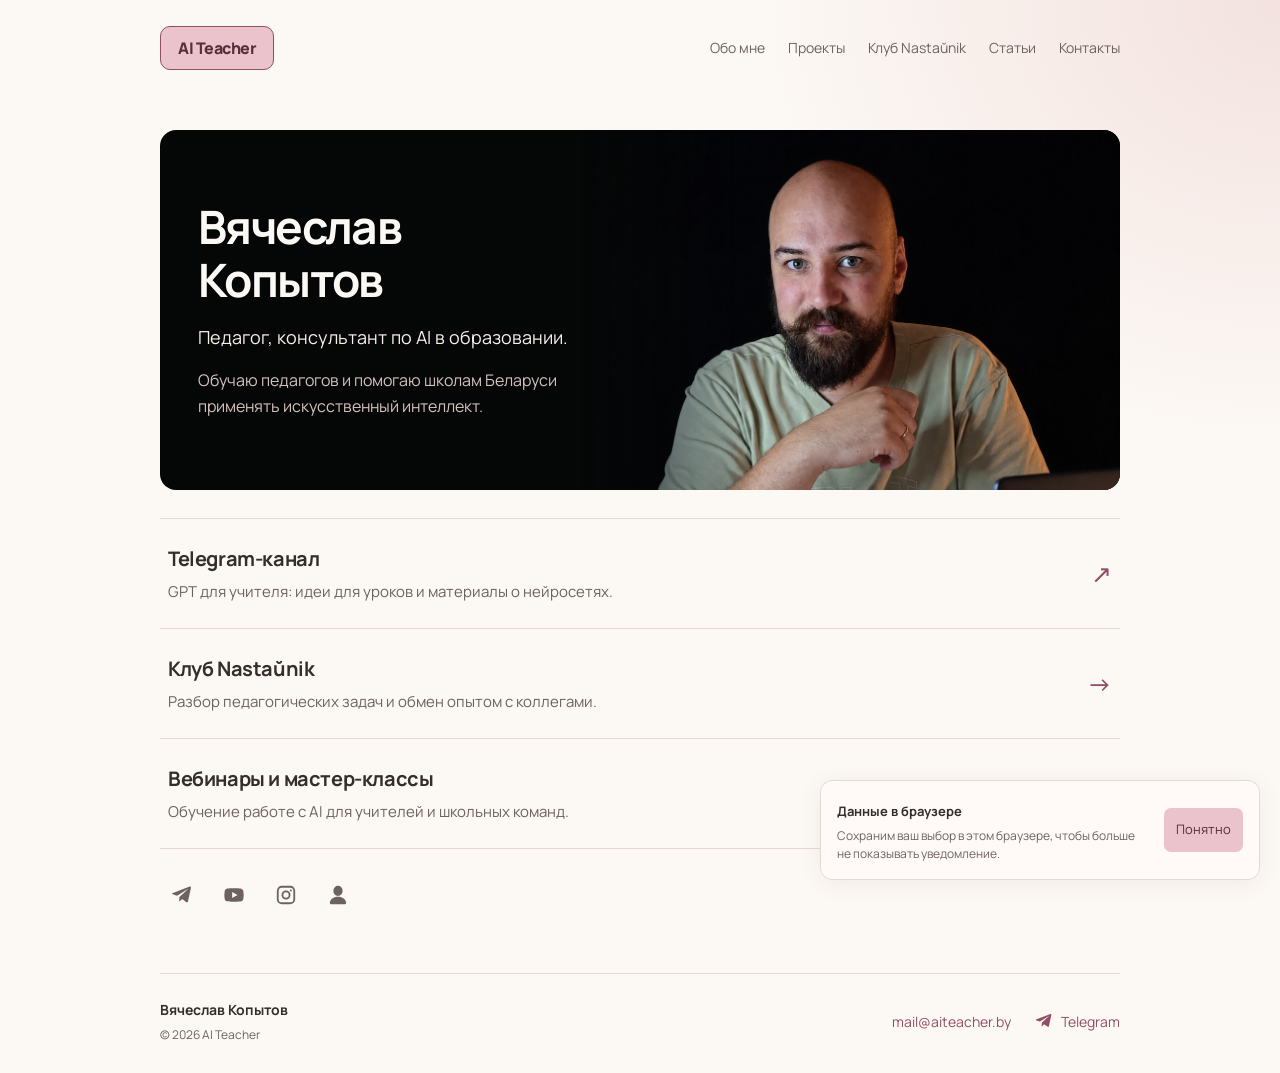
<file: index.html>
<!doctype html>
<html lang="ru">
<head>
  <meta charset="utf-8">
  <meta name="viewport" content="width=device-width, initial-scale=1">
  <meta name="theme-color" content="#eac3cd">
  <link rel="icon" href="/assets/img/favicon.ico" sizes="any">
  <link rel="icon" type="image/png" sizes="48x48" href="/assets/img/favicon-48.png">
  <link rel="apple-touch-icon" sizes="180x180" href="/assets/img/apple-touch-icon.png">
  <link rel="manifest" href="/site.webmanifest">
  <title>Вячеслав Копытов — педагог, консультант по AI в Беларуси</title>
  <meta name="description" content="Вячеслав Копытов — педагог и консультант по AI в образовании в Беларуси. Автор проекта «GPT для учителя». Обучает педагогов и помогает школам применять нейросети.">
  <link rel="canonical" href="https://aiteacher.by/">
  <meta property="og:type" content="website">
  <meta property="og:title" content="Вячеслав Копытов — педагог, консультант по AI в Беларуси">
  <meta property="og:description" content="Педагог и консультант по AI в образовании в Беларуси. Автор проекта «GPT для учителя». Обучает педагогов и помогает школам применять нейросети.">
  <meta property="og:url" content="https://aiteacher.by/">
  <meta property="og:image" content="https://aiteacher.by/assets/img/profile.jpg">
  <meta name="twitter:card" content="summary_large_image">
  <meta name="twitter:title" content="Вячеслав Копытов — педагог, консультант по AI в Беларуси">
  <meta name="twitter:description" content="Педагог и консультант по AI в образовании в Беларуси. Автор проекта «GPT для учителя». Обучает педагогов и помогает школам применять нейросети.">
  <meta name="twitter:image" content="https://aiteacher.by/assets/img/profile.jpg">
  <link rel="preconnect" href="https://fonts.googleapis.com">
  <link rel="preconnect" href="https://fonts.gstatic.com" crossorigin>
  <link href="https://fonts.googleapis.com/css2?family=Manrope:wght@400;500;700;800&display=swap" rel="stylesheet">
  <link rel="stylesheet" href="assets/css/styles.css?v=13">
  <link rel="stylesheet" href="assets/css/home-portrait.css?v=6">
  <script type="application/ld+json">
  {
    "@context": "https://schema.org",
    "@type": "Person",
    "@id": "https://aiteacher.by/#person",
    "name": "Вячеслав Александрович Копытов",
    "alternateName": "Вячеслав Копытов",
    "givenName": "Вячеслав",
    "additionalName": "Александрович",
    "familyName": "Копытов",
    "jobTitle": "Педагог, консультант по AI в образовании",
    "url": "https://aiteacher.by/",
    "image": "https://aiteacher.by/assets/img/profile.jpg",
    "email": "mail@aiteacher.by",
    "description": "Вячеслав Александрович Копытов — педагог и консультант по AI в образовании в Беларуси. Автор проекта «GPT для учителя». С 2023 года консультирует частные и государственные учреждения образования по внедрению искусственного интеллекта.",
    "mainEntityOfPage": {
      "@id": "https://aiteacher.by/about.html#profile"
    },
    "knowsAbout": [
      "Искусственный интеллект в образовании",
      "Нейросети для учителей",
      "Обучение педагогов",
      "Образовательная робототехника",
      "Программирование в дополнительном образовании"
    ],
    "sameAs": [
      "https://t.me/kopytov_v_a",
      "https://t.me/gpt_for_teacher",
      "https://www.youtube.com/@gpt_for_teacher",
      "https://instagram.com/gpt_for_teacher"
    ]
  }
  </script>
  <script type="application/ld+json">
  {
    "@context": "https://schema.org",
    "@type": "WebSite",
    "@id": "https://aiteacher.by/#website",
    "name": "AI Teacher",
    "alternateName": "Вячеслав Копытов",
    "url": "https://aiteacher.by/",
    "inLanguage": "ru",
    "publisher": {
      "@id": "https://aiteacher.by/#person"
    },
    "description": "Персональный сайт Вячеслава Копытова, педагога и консультанта по AI в образовании в Беларуси."
  }
  </script>
</head>
<body>
<main class="minimal-page">
  <div class="minimal-top">
    <a class="minimal-name" href="index.html" aria-current="page">AI Teacher</a>
    <nav class="minimal-menu" aria-label="Основное меню">
      <a href="about.html">Обо мне</a>
      <a href="projects.html">Проекты</a>
      <a href="club.html">Клуб Nastaŭnik</a>
      <a href="articles.html">Статьи</a>
      <a href="contacts.html">Контакты</a>
    </nav>
  </div>

  <section class="home-intro" aria-labelledby="intro-title">
    <img class="home-intro-photo" src="assets/img/home-portrait-retouched.jpg" alt="Вячеслав Копытов за рабочим столом" width="1086" height="1448" fetchpriority="high">
    <div class="home-intro-copy">
      <h1 id="intro-title">Вячеслав Копытов</h1>
      <p class="lead">Педагог, консультант по AI в образовании.</p>
      <p class="intro-description">Обучаю педагогов и помогаю школам Беларуси применять искусственный интеллект.</p>
    </div>
  </section>

  <nav class="minimal-buttons reveal" aria-label="Мои проекты">
    <a class="minimal-button" href="https://t.me/gpt_for_teacher">
      <span class="link-copy"><strong>Telegram-канал</strong><small>GPT для учителя: идеи для уроков и материалы о нейросетях.</small></span>
      <span class="link-arrow" aria-hidden="true">↗</span>
    </a>
    <a class="minimal-button" href="club.html">
      <span class="link-copy"><strong>Клуб Nastaŭnik</strong><small>Разбор педагогических задач и обмен опытом с коллегами.</small></span>
      <span class="link-arrow" aria-hidden="true">→</span>
    </a>
    <a class="minimal-button" href="contacts.html">
      <span class="link-copy"><strong>Вебинары и мастер-классы</strong><small>Обучение работе с AI для учителей и школьных команд.</small></span>
      <span class="link-arrow" aria-hidden="true">→</span>
    </a>
  </nav>

      <nav class="minimal-social-icons" aria-label="Социальные сети">
        <a class="social-icon-link social-icon-telegram" href="https://t.me/gpt_for_teacher" aria-label="Telegram-канал GPT для учителя">
          <svg viewBox="0 0 24 24" aria-hidden="true">
            <path d="M21.7 4.3 18.5 19c-.2 1-.8 1.2-1.6.8l-4.8-3.5-2.3 2.2c-.3.3-.5.5-.9.5l.3-4.9 8.9-8c.4-.3-.1-.5-.6-.2L6.6 12.8 1.9 11.3c-1-.3-1-1 .2-1.5L20.4 2.7c.9-.3 1.6.2 1.3 1.6Z"/>
          </svg>
        </a>
        <a class="social-icon-link social-icon-youtube" href="https://www.youtube.com/@gpt_for_teacher" aria-label="YouTube GPT для учителя">
          <svg viewBox="0 0 24 24" aria-hidden="true">
            <path d="M22 7.2a3 3 0 0 0-2.1-2.1C18.1 4.6 12 4.6 12 4.6s-6.1 0-7.9.5A3 3 0 0 0 2 7.2 31.1 31.1 0 0 0 1.5 12c0 1.6.1 3.2.5 4.8a3 3 0 0 0 2.1 2.1c1.8.5 7.9.5 7.9.5s6.1 0 7.9-.5a3 3 0 0 0 2.1-2.1c.4-1.6.5-3.2.5-4.8 0-1.6-.1-3.2-.5-4.8ZM10 15.4V8.6l5.8 3.4L10 15.4Z"/>
          </svg>
        </a>
        <a class="social-icon-link social-icon-instagram" href="https://instagram.com/gpt_for_teacher" aria-label="Instagram GPT для учителя">
          <svg viewBox="0 0 24 24" aria-hidden="true">
            <path d="M7.5 2h9A5.5 5.5 0 0 1 22 7.5v9a5.5 5.5 0 0 1-5.5 5.5h-9A5.5 5.5 0 0 1 2 16.5v-9A5.5 5.5 0 0 1 7.5 2Zm0 2A3.5 3.5 0 0 0 4 7.5v9A3.5 3.5 0 0 0 7.5 20h9a3.5 3.5 0 0 0 3.5-3.5v-9A3.5 3.5 0 0 0 16.5 4h-9Zm9.8 2.1a1.1 1.1 0 1 1 0 2.2 1.1 1.1 0 0 1 0-2.2ZM12 7.1a4.9 4.9 0 1 1 0 9.8 4.9 4.9 0 0 1 0-9.8Zm0 2a2.9 2.9 0 1 0 0 5.8 2.9 2.9 0 0 0 0-5.8Z"/>
          </svg>
        </a>
        <a class="social-icon-link social-icon-personal" href="https://t.me/kopytov_v_a" aria-label="Личный Telegram Вячеслава Копытова">
          <svg viewBox="0 0 24 24" aria-hidden="true">
            <path d="M12 2a5 5 0 0 1 5 5v1a5 5 0 0 1-10 0V7a5 5 0 0 1 5-5Zm0 12c5.1 0 8.5 2.7 8.9 6.7.1.7-.5 1.3-1.2 1.3H4.3c-.7 0-1.3-.6-1.2-1.3C3.5 16.7 6.9 14 12 14Z"/>
          </svg>
        </a>
      </nav>

</main>
<footer class="site-footer">
  <div class="footer-author">
    <a href="about.html">Вячеслав Копытов</a>
    <small>&copy; 2026 AI Teacher</small>
  </div>
  <address class="footer-contacts">
    <a href="mailto:mail@aiteacher.by">mail@aiteacher.by</a>
    <a class="footer-telegram" href="https://t.me/kopytov_v_a" aria-label="Написать Вячеславу Копытову в Telegram">
      <svg viewBox="0 0 24 24" aria-hidden="true"><path d="M21.7 4.3 18.5 19c-.2 1-.8 1.2-1.6.8l-4.8-3.5-2.3 2.2c-.3.3-.5.5-.9.5l.3-4.9 8.9-8c.4-.3-.1-.5-.6-.2L6.6 12.8 1.9 11.3c-1-.3-1-1 .2-1.5L20.4 2.7c.9-.3 1.6.2 1.3 1.6Z"/></svg>
      <span>Telegram</span>
    </a>
  </address>
</footer>
<script src="assets/js/app.js?v=10"></script>
</body>
</html>
</file>
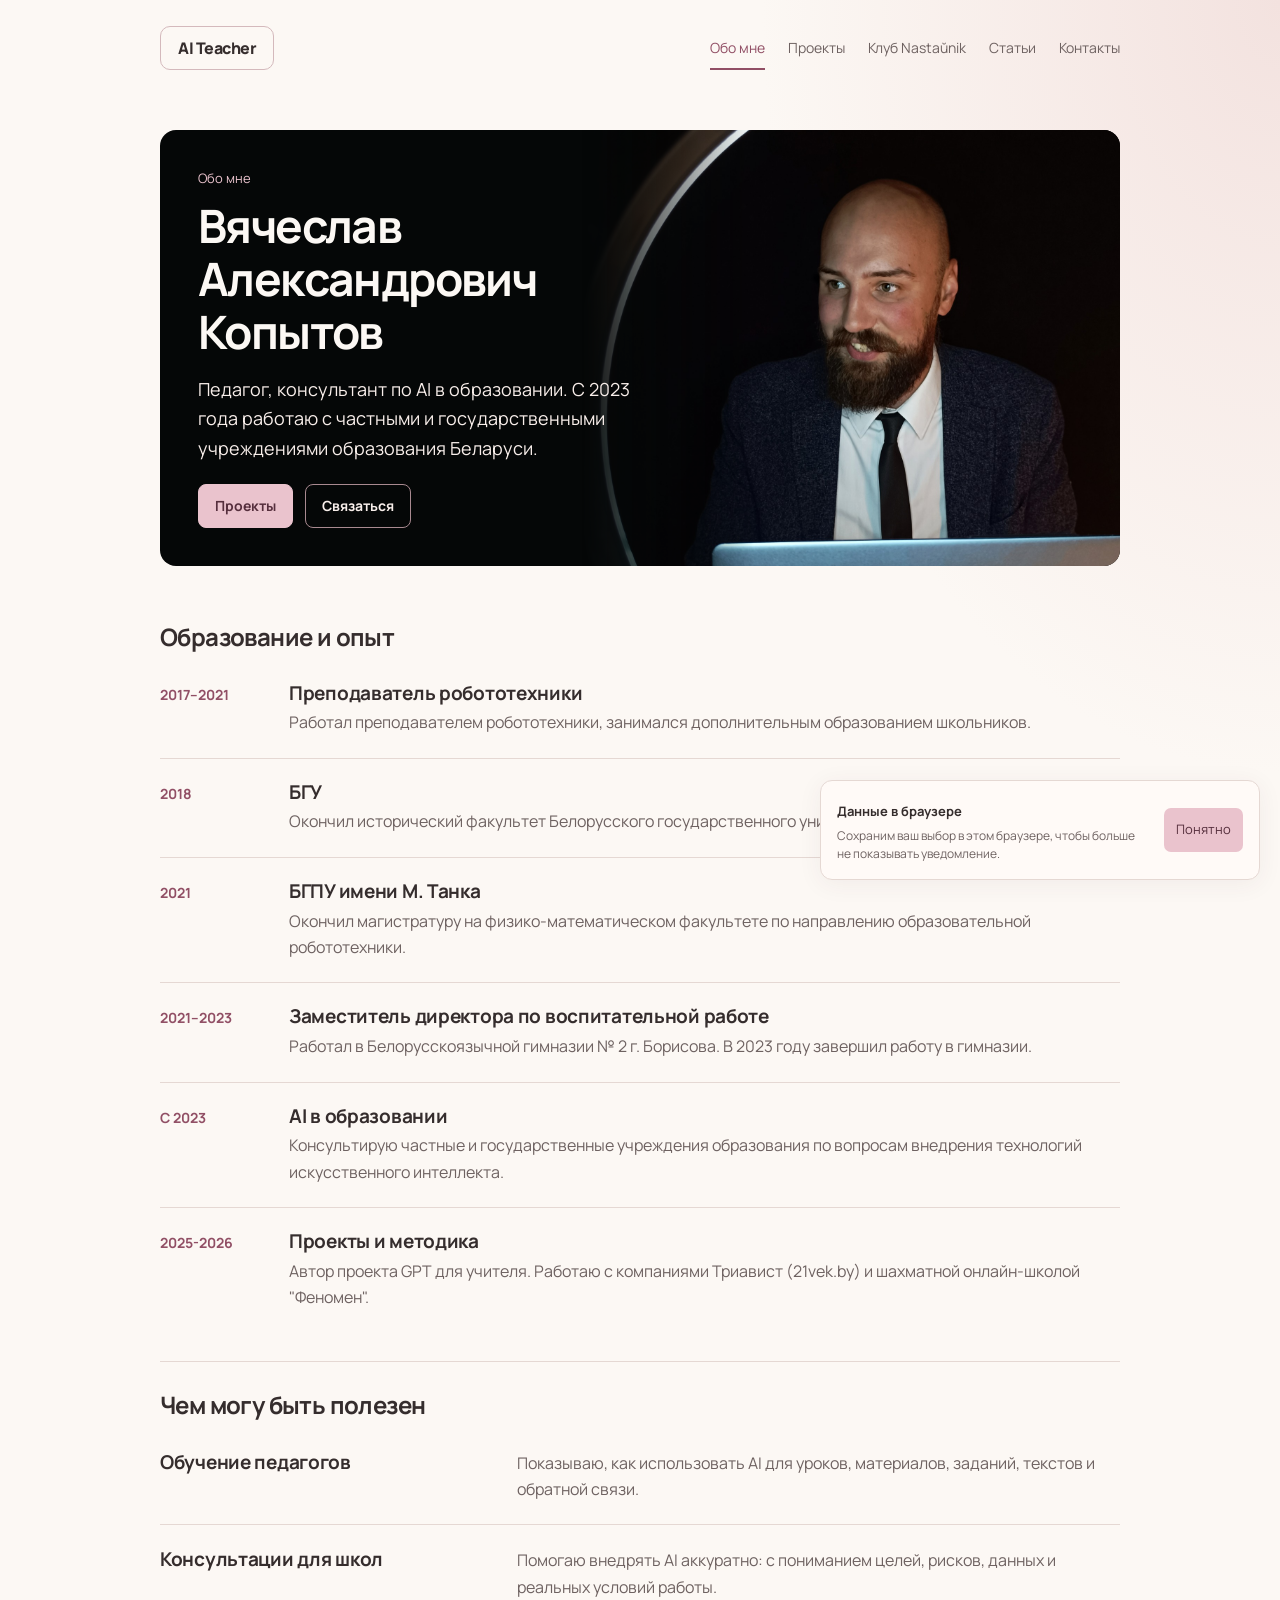
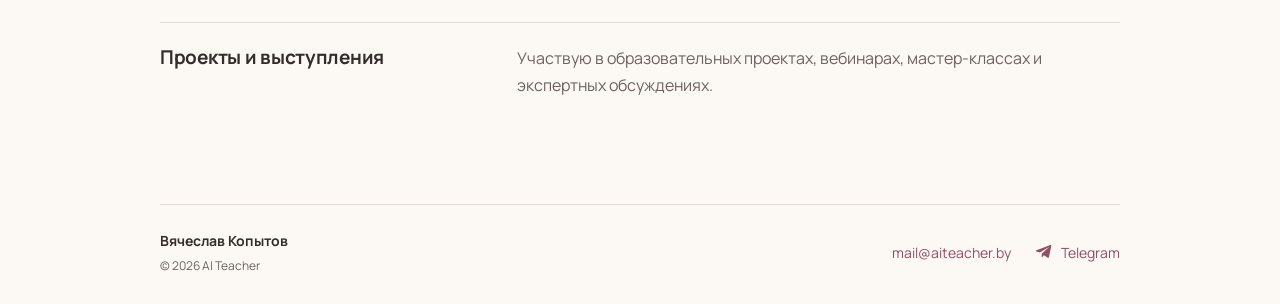
<file: about.html>
<!doctype html>
<html lang="ru">
<head>
  <meta charset="utf-8">
  <meta name="viewport" content="width=device-width, initial-scale=1">
  <meta name="theme-color" content="#eac3cd">
  <link rel="icon" href="/assets/img/favicon.ico" sizes="any">
  <link rel="icon" type="image/png" sizes="48x48" href="/assets/img/favicon-48.png">
  <link rel="apple-touch-icon" sizes="180x180" href="/assets/img/apple-touch-icon.png">
  <link rel="manifest" href="/site.webmanifest">
  <title>Вячеслав Александрович Копытов — биография, образование и опыт</title>
  <meta name="description" content="Вячеслав Александрович Копытов — консультант по AI в образовании. В 2021–2023 годах работал заместителем директора по воспитательной работе в Белорусскоязычной гимназии № 2 г. Борисова. С 2023 года консультирует учреждения образования.">
  <link rel="canonical" href="https://aiteacher.by/about.html">
  <meta property="og:type" content="website">
  <meta property="og:title" content="Вячеслав Александрович Копытов — биография, образование и опыт">
  <meta property="og:description" content="С 2023 года консультирую учреждения образования по внедрению AI. В 2017–2021 годах преподавал робототехнику, в 2021–2023 годах работал заместителем директора по воспитательной работе в Белорусскоязычной гимназии № 2 г. Борисова. Работу в гимназии завершил в 2023 году.">
  <meta property="og:url" content="https://aiteacher.by/about.html">
  <meta property="og:image" content="https://aiteacher.by/assets/img/profile.jpg">
  <meta name="twitter:card" content="summary_large_image">
  <meta name="twitter:title" content="Вячеслав Александрович Копытов — биография, образование и опыт">
  <meta name="twitter:description" content="С 2023 года консультирую учреждения образования по внедрению AI. В 2017–2021 годах преподавал робототехнику, в 2021–2023 годах работал заместителем директора по воспитательной работе в Белорусскоязычной гимназии № 2 г. Борисова. Работу в гимназии завершил в 2023 году.">
  <meta name="twitter:image" content="https://aiteacher.by/assets/img/profile.jpg">
  <link rel="preconnect" href="https://fonts.googleapis.com">
  <link rel="preconnect" href="https://fonts.gstatic.com" crossorigin>
  <link href="https://fonts.googleapis.com/css2?family=Manrope:wght@400;500;700;800&display=swap" rel="stylesheet">
  <link rel="stylesheet" href="assets/css/styles.css?v=13">
  <link rel="stylesheet" href="assets/css/home-portrait.css?v=6">
  <link rel="stylesheet" href="assets/css/about-portrait.css?v=1">
  <script type="application/ld+json">
  {
    "@context": "https://schema.org",
    "@type": "ProfilePage",
    "@id": "https://aiteacher.by/about.html#profile",
    "name": "Вячеслав Александрович Копытов — биография, образование и опыт",
    "url": "https://aiteacher.by/about.html",
    "inLanguage": "ru",
    "isPartOf": {
      "@id": "https://aiteacher.by/#website"
    },
    "mainEntity": {
      "@type": "Person",
      "@id": "https://aiteacher.by/#person",
      "name": "Вячеслав Александрович Копытов",
      "alternateName": "Вячеслав Копытов",
      "givenName": "Вячеслав",
      "additionalName": "Александрович",
      "familyName": "Копытов",
      "jobTitle": "Педагог, консультант по AI в образовании",
      "url": "https://aiteacher.by/",
      "image": "https://aiteacher.by/assets/img/profile.jpg",
      "email": "mail@aiteacher.by",
      "description": "Вячеслав Александрович Копытов — педагог и консультант по AI в образовании в Беларуси, автор проекта «GPT для учителя». В 2017–2021 годах работал преподавателем робототехники. В 2021–2023 годах работал заместителем директора по воспитательной работе в Белорусскоязычной гимназии № 2 г. Борисова. Работу в гимназии завершил в 2023 году. С 2023 года консультирует частные и государственные учреждения образования по внедрению искусственного интеллекта.",
      "mainEntityOfPage": {
        "@id": "https://aiteacher.by/about.html#profile"
      },
      "knowsAbout": [
        "Искусственный интеллект в образовании",
        "Нейросети для учителей",
        "Обучение педагогов",
        "Образовательная робототехника",
        "Программирование в дополнительном образовании"
      ],
      "sameAs": [
        "https://t.me/kopytov_v_a",
        "https://t.me/gpt_for_teacher",
        "https://www.youtube.com/@gpt_for_teacher",
        "https://instagram.com/gpt_for_teacher"
      ],
      "alumniOf": [
        {
          "@type": "CollegeOrUniversity",
          "name": "Белорусский государственный университет"
        },
        {
          "@type": "CollegeOrUniversity",
          "name": "Белорусский государственный педагогический университет имени Максима Танка"
        }
      ]
    }
  }
  </script>
</head>
<body>
<main class="simple-page">
  <div class="minimal-top">
    <a class="minimal-name" href="index.html">AI Teacher</a>
    <nav class="minimal-menu" aria-label="Основное меню">
      <a href="about.html" aria-current="page">Обо мне</a>
      <a href="projects.html">Проекты</a>
      <a href="club.html">Клуб Nastaŭnik</a>
      <a href="articles.html">Статьи</a>
      <a href="contacts.html">Контакты</a>
    </nav>
  </div>

  <section class="home-intro about-intro" aria-labelledby="about-title">
    <img class="home-intro-photo" src="assets/img/profile.jpg" alt="Вячеслав Александрович Копытов в костюме за ноутбуком" width="1536" height="2048" fetchpriority="high">
    <div class="home-intro-copy">
      <div class="hero-eyebrow">Обо мне</div>
      <h1 id="about-title">Вячеслав Александрович Копытов</h1>
      <p class="lead">Педагог, консультант по AI в образовании. С 2023 года работаю с частными и государственными учреждениями образования Беларуси.</p>
      <div class="simple-actions">
        <a class="simple-button primary" href="projects.html">Проекты</a>
        <a class="simple-button" href="contacts.html">Связаться</a>
      </div>
    </div>
  </section>

  <section class="simple-section reveal">
    <div class="simple-section-head">
      <div>
        <h2>Образование и опыт</h2>
      </div>
    </div>
    <div class="simple-grid timeline">
      <article class="simple-card">
        <span class="row-label">2017–2021</span>
        <h3>Преподаватель робототехники</h3>
        <p>Работал преподавателем робототехники, занимался дополнительным образованием школьников.</p>
      </article>
      <article class="simple-card">
        <span class="row-label">2018</span>
        <h3>БГУ</h3>
        <p>Окончил исторический факультет Белорусского государственного университета.</p>
      </article>
      <article class="simple-card">
        <span class="row-label">2021</span>
        <h3>БГПУ имени М. Танка</h3>
        <p>Окончил магистратуру на физико-математическом факультете по направлению образовательной робототехники.</p>
      </article>
      <article class="simple-card">
        <span class="row-label">2021–2023</span>
        <h3>Заместитель директора по воспитательной работе</h3>
        <p>Работал в Белорусскоязычной гимназии № 2 г. Борисова. В 2023 году завершил работу в гимназии.</p>
      </article>
      <article class="simple-card">
        <span class="row-label">С 2023</span>
        <h3>AI в образовании</h3>
        <p>Консультирую частные и государственные учреждения образования по вопросам внедрения технологий искусственного интеллекта.</p>
      </article>
      <article class="simple-card">
        <span class="row-label">2025-2026</span>
        <h3>Проекты и методика</h3>
        <p>Автор проекта GPT для учителя. Работаю с компаниями Триавист (21vek.by) и шахматной онлайн-школой "Феномен".</p>
      </article>
    </div>
  </section>

  <section class="simple-section reveal">
    <div class="simple-section-head">
      <div>
        <h2>Чем могу быть полезен</h2>
      </div>
    </div>
    <div class="simple-grid">
      <article class="simple-card">
        <h3>Обучение педагогов</h3>
        <p>Показываю, как использовать AI для уроков, материалов, заданий, текстов и обратной связи.</p>
      </article>
      <article class="simple-card">
        <h3>Консультации для школ</h3>
        <p>Помогаю внедрять AI аккуратно: с пониманием целей, рисков, данных и реальных условий работы.</p>
      </article>
      <article class="simple-card">
        <h3>Проекты и выступления</h3>
        <p>Участвую в образовательных проектах, вебинарах, мастер-классах и экспертных обсуждениях.</p>
      </article>
    </div>
  </section>
</main>
<footer class="site-footer">
  <div class="footer-author">
    <a href="about.html">Вячеслав Копытов</a>
    <small>&copy; 2026 AI Teacher</small>
  </div>
  <address class="footer-contacts">
    <a href="mailto:mail@aiteacher.by">mail@aiteacher.by</a>
    <a class="footer-telegram" href="https://t.me/kopytov_v_a" aria-label="Написать Вячеславу Копытову в Telegram">
      <svg viewBox="0 0 24 24" aria-hidden="true"><path d="M21.7 4.3 18.5 19c-.2 1-.8 1.2-1.6.8l-4.8-3.5-2.3 2.2c-.3.3-.5.5-.9.5l.3-4.9 8.9-8c.4-.3-.1-.5-.6-.2L6.6 12.8 1.9 11.3c-1-.3-1-1 .2-1.5L20.4 2.7c.9-.3 1.6.2 1.3 1.6Z"/></svg>
      <span>Telegram</span>
    </a>
  </address>
</footer>
<script src="assets/js/app.js?v=10"></script>
</body>
</html>
</file>
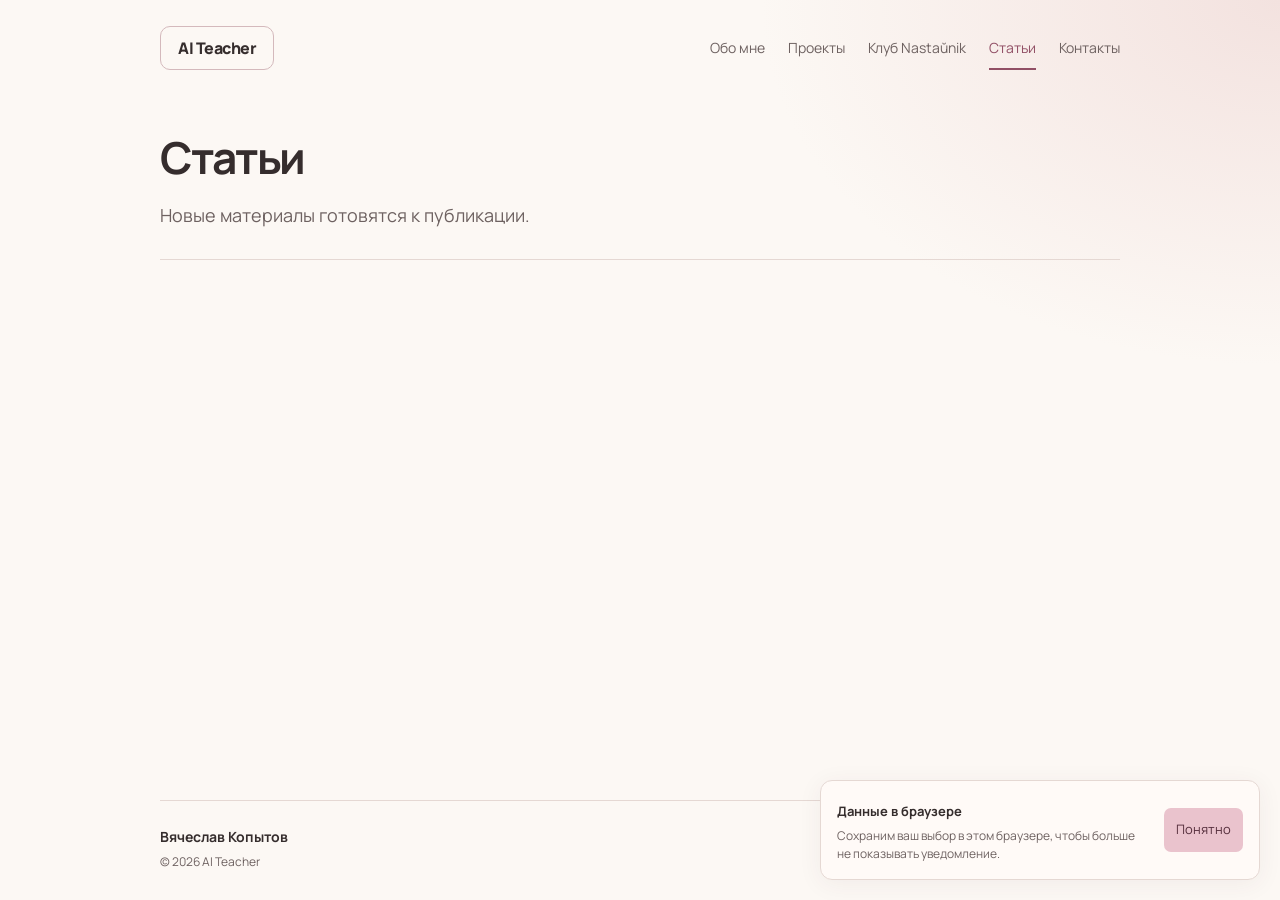
<file: articles.html>
<!doctype html>
<html lang="ru">
<head>
  <meta charset="utf-8">
  <meta name="viewport" content="width=device-width, initial-scale=1">
  <meta name="theme-color" content="#eac3cd">
  <link rel="icon" href="/assets/img/favicon.ico" sizes="any">
  <link rel="icon" type="image/png" sizes="48x48" href="/assets/img/favicon-48.png">
  <link rel="apple-touch-icon" sizes="180x180" href="/assets/img/apple-touch-icon.png">
  <link rel="manifest" href="/site.webmanifest">
  <title>Статьи | Вячеслав Копытов</title>
  <meta name="description" content="Раздел статей Вячеслава Копытова. Новые материалы готовятся к публикации.">
  <link rel="canonical" href="https://aiteacher.by/articles.html">
  <meta property="og:type" content="website">
  <meta property="og:title" content="Статьи | Вячеслав Копытов">
  <meta property="og:description" content="Новые материалы готовятся к публикации.">
  <meta property="og:url" content="https://aiteacher.by/articles.html">
  <meta property="og:image" content="https://aiteacher.by/assets/img/profile.jpg">
  <meta name="twitter:card" content="summary_large_image">
  <meta name="twitter:image" content="https://aiteacher.by/assets/img/profile.jpg">
  <link rel="preconnect" href="https://fonts.googleapis.com">
  <link rel="preconnect" href="https://fonts.gstatic.com" crossorigin>
  <link href="https://fonts.googleapis.com/css2?family=Manrope:wght@400;500;700;800&display=swap" rel="stylesheet">
  <link rel="stylesheet" href="assets/css/styles.css?v=13">
  <script type="application/ld+json">{"@context":"https://schema.org","@type":"CollectionPage","name":"Статьи Вячеслава Копытова","url":"https://aiteacher.by/articles.html","description":"Новые материалы готовятся к публикации.","isPartOf":{"@id":"https://aiteacher.by/#website"}}</script>
</head>
<body>
<main class="simple-page">
  <div class="minimal-top">
    <a class="minimal-name" href="index.html">AI Teacher</a>
    <nav class="minimal-menu" aria-label="Основное меню">
      <a href="about.html">Обо мне</a>
      <a href="projects.html">Проекты</a>
      <a href="club.html">Клуб Nastaŭnik</a>
      <a href="articles.html" aria-current="page">Статьи</a>
      <a href="contacts.html">Контакты</a>
    </nav>
  </div>

  <section class="simple-hero simple-hero-text reveal">
    <div>
      <h1>Статьи</h1>
      <p class="simple-lead">Новые материалы готовятся к публикации.</p>
    </div>
  </section>

</main>
<footer class="site-footer">
  <div class="footer-author">
    <a href="about.html">Вячеслав Копытов</a>
    <small>&copy; 2026 AI Teacher</small>
  </div>
  <address class="footer-contacts">
    <a href="mailto:mail@aiteacher.by">mail@aiteacher.by</a>
    <a class="footer-telegram" href="https://t.me/kopytov_v_a" aria-label="Написать Вячеславу Копытову в Telegram">
      <svg viewBox="0 0 24 24" aria-hidden="true"><path d="M21.7 4.3 18.5 19c-.2 1-.8 1.2-1.6.8l-4.8-3.5-2.3 2.2c-.3.3-.5.5-.9.5l.3-4.9 8.9-8c.4-.3-.1-.5-.6-.2L6.6 12.8 1.9 11.3c-1-.3-1-1 .2-1.5L20.4 2.7c.9-.3 1.6.2 1.3 1.6Z"/></svg>
      <span>Telegram</span>
    </a>
  </address>
</footer>
<script src="assets/js/app.js?v=10"></script>
</body>
</html>
</file>
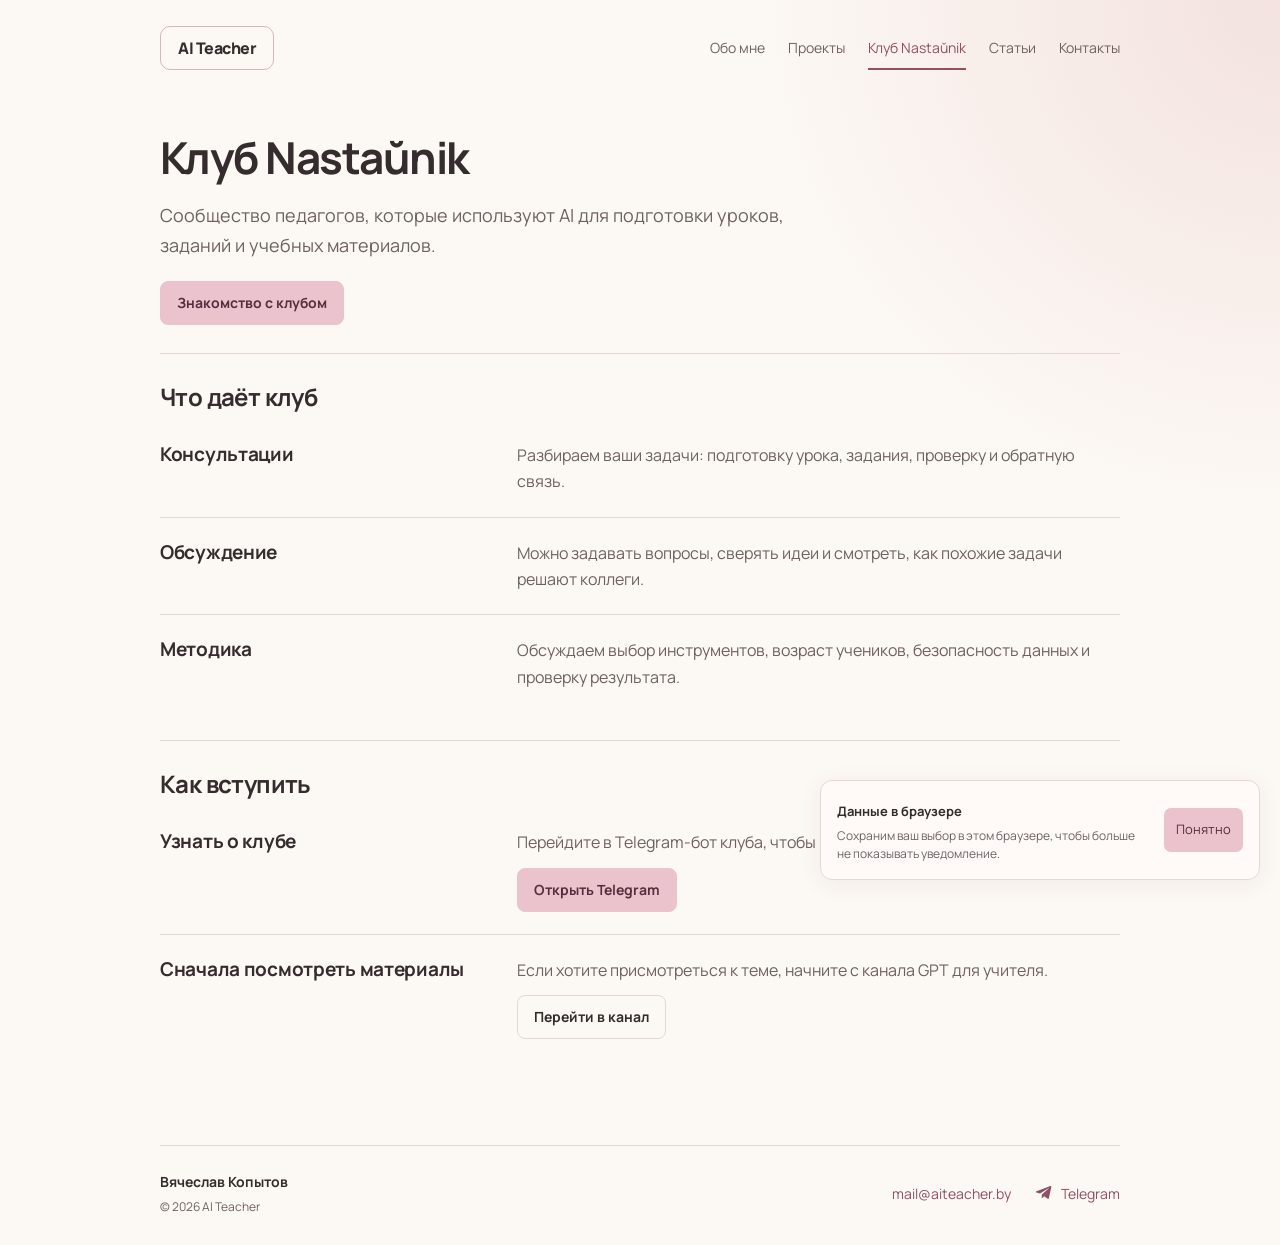
<file: club.html>
<!doctype html>
<html lang="ru">
<head>
  <meta charset="utf-8">
  <meta name="viewport" content="width=device-width, initial-scale=1">
  <meta name="theme-color" content="#eac3cd">
  <link rel="icon" href="/assets/img/favicon.ico" sizes="any">
  <link rel="icon" type="image/png" sizes="48x48" href="/assets/img/favicon-48.png">
  <link rel="apple-touch-icon" sizes="180x180" href="/assets/img/apple-touch-icon.png">
  <link rel="manifest" href="/site.webmanifest">
  <title>Клуб Nastaŭnik | Вячеслав Копытов</title>
  <meta name="description" content="Клуб Nastaŭnik Вячеслава Копытова: пространство для педагогов, которые хотят разбираться с AI, обсуждать практику и внедрять инструменты осмысленно.">
  <link rel="canonical" href="https://aiteacher.by/club.html">
  <meta property="og:type" content="website">
  <meta property="og:title" content="Клуб Nastaŭnik | Вячеслав Копытов">
  <meta property="og:description" content="Клуб для педагогов и образовательных команд, которые работают с AI в реальной практике.">
  <meta property="og:url" content="https://aiteacher.by/club.html">
  <meta property="og:image" content="https://aiteacher.by/assets/img/profile.jpg">
  <meta name="twitter:card" content="summary_large_image">
  <meta name="twitter:image" content="https://aiteacher.by/assets/img/profile.jpg">
  <link rel="preconnect" href="https://fonts.googleapis.com">
  <link rel="preconnect" href="https://fonts.gstatic.com" crossorigin>
  <link href="https://fonts.googleapis.com/css2?family=Manrope:wght@400;500;700;800&display=swap" rel="stylesheet">
  <link rel="stylesheet" href="assets/css/styles.css?v=13">
  <script type="application/ld+json">{"@context":"https://schema.org","@type":"WebPage","name":"Клуб Nastaŭnik","url":"https://aiteacher.by/club.html","description":"Клуб Nastaŭnik — проект Вячеслава Копытова для педагогов и образовательных команд, которые хотят разбираться с AI в практике.","isPartOf":{"@id":"https://aiteacher.by/#website"},"about":{"@id":"https://aiteacher.by/#person"}}</script>
</head>
<body>
<main class="simple-page">
  <div class="minimal-top">
    <a class="minimal-name" href="index.html">AI Teacher</a>
    <nav class="minimal-menu" aria-label="Основное меню">
      <a href="about.html">Обо мне</a>
      <a href="projects.html">Проекты</a>
      <a href="club.html" aria-current="page">Клуб Nastaŭnik</a>
      <a href="articles.html">Статьи</a>
      <a href="contacts.html">Контакты</a>
    </nav>
  </div>

  <section class="simple-hero simple-hero-text reveal">
    <div>
      <h1>Клуб Nastaŭnik</h1>
      <p class="simple-lead">Сообщество педагогов, которые используют AI для подготовки уроков, заданий и учебных материалов.</p>
      <div class="simple-actions">
        <a class="simple-button primary" href="https://t.me/nastaunik_club_bot">Знакомство с клубом</a>
      </div>
    </div>
  </section>

  <section class="simple-section reveal">
    <div class="simple-section-head">
      <div>
        <h2>Что даёт клуб</h2>
      </div>
    </div>
    <div class="simple-grid">
      <article class="simple-card">
        <h3>Консультации</h3>
        <p>Разбираем ваши задачи: подготовку урока, задания, проверку и обратную связь.</p>
      </article>
      <article class="simple-card">
        <h3>Обсуждение</h3>
        <p>Можно задавать вопросы, сверять идеи и смотреть, как похожие задачи решают коллеги.</p>
      </article>
      <article class="simple-card">
        <h3>Методика</h3>
        <p>Обсуждаем выбор инструментов, возраст учеников, безопасность данных и проверку результата.</p>
      </article>
    </div>
  </section>

  <section class="simple-section reveal">
    <div class="simple-section-head">
      <div>
        <h2>Как вступить</h2>
      </div>
    </div>
    <div class="simple-grid two">
      <article class="simple-card">
        <h3>Узнать о клубе</h3>
        <p>Перейдите в Telegram-бот клуба, чтобы познакомиться с Nastaŭnik.</p>
        <div class="simple-actions"><a class="simple-button primary" href="https://t.me/nastaunik_club_bot">Открыть Telegram</a></div>
      </article>
      <article class="simple-card">
        <h3>Сначала посмотреть материалы</h3>
        <p>Если хотите присмотреться к теме, начните с канала GPT для учителя.</p>
        <div class="simple-actions"><a class="simple-button" href="https://t.me/gpt_for_teacher">Перейти в канал</a></div>
      </article>
    </div>
  </section>
</main>
<footer class="site-footer">
  <div class="footer-author">
    <a href="about.html">Вячеслав Копытов</a>
    <small>&copy; 2026 AI Teacher</small>
  </div>
  <address class="footer-contacts">
    <a href="mailto:mail@aiteacher.by">mail@aiteacher.by</a>
    <a class="footer-telegram" href="https://t.me/kopytov_v_a" aria-label="Написать Вячеславу Копытову в Telegram">
      <svg viewBox="0 0 24 24" aria-hidden="true"><path d="M21.7 4.3 18.5 19c-.2 1-.8 1.2-1.6.8l-4.8-3.5-2.3 2.2c-.3.3-.5.5-.9.5l.3-4.9 8.9-8c.4-.3-.1-.5-.6-.2L6.6 12.8 1.9 11.3c-1-.3-1-1 .2-1.5L20.4 2.7c.9-.3 1.6.2 1.3 1.6Z"/></svg>
      <span>Telegram</span>
    </a>
  </address>
</footer>
<script src="assets/js/app.js?v=10"></script>
</body>
</html>
</file>
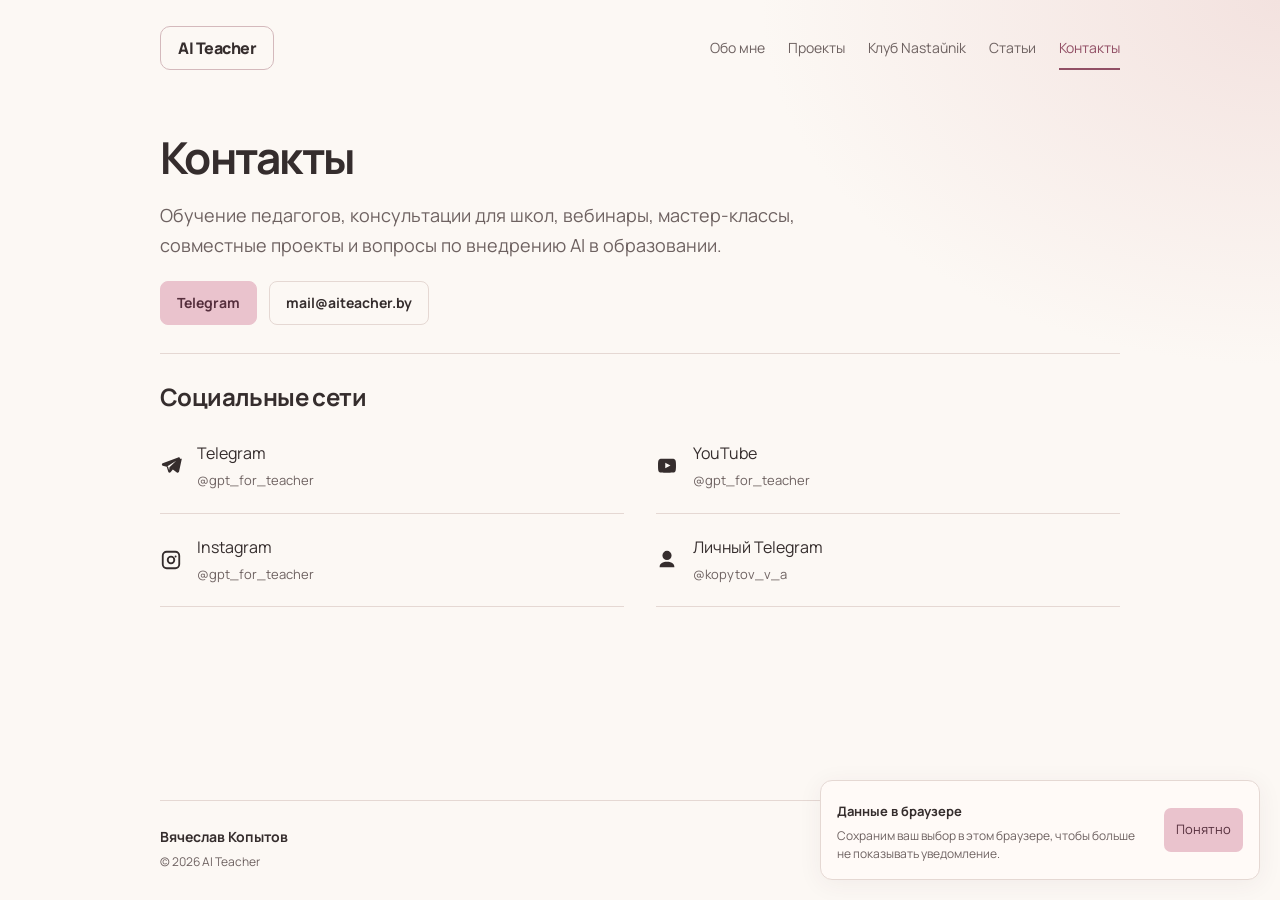
<file: contacts.html>
<!doctype html>
<html lang="ru">
<head>
  <meta charset="utf-8">
  <meta name="viewport" content="width=device-width, initial-scale=1">
  <meta name="theme-color" content="#eac3cd">
  <link rel="icon" href="/assets/img/favicon.ico" sizes="any">
  <link rel="icon" type="image/png" sizes="48x48" href="/assets/img/favicon-48.png">
  <link rel="apple-touch-icon" sizes="180x180" href="/assets/img/apple-touch-icon.png">
  <link rel="manifest" href="/site.webmanifest">
  <title>Контакты | Связаться с Вячеславом Копытовым</title>
  <meta name="description" content="Контакты Вячеслава Копытова: email, Telegram и социальные сети по вопросам AI в образовании, обучения педагогов, выступлений и проектов.">
  <link rel="canonical" href="https://aiteacher.by/contacts.html">
  <meta property="og:type" content="website">
  <meta property="og:title" content="Контакты | Вячеслав Копытов">
  <meta property="og:description" content="Как связаться по вопросам AI в образовании, проектов, обучения педагогов и сотрудничества.">
  <meta property="og:url" content="https://aiteacher.by/contacts.html">
  <meta property="og:image" content="https://aiteacher.by/assets/img/profile.jpg">
  <meta name="twitter:card" content="summary_large_image">
  <meta name="twitter:image" content="https://aiteacher.by/assets/img/profile.jpg">
  <link rel="preconnect" href="https://fonts.googleapis.com">
  <link rel="preconnect" href="https://fonts.gstatic.com" crossorigin>
  <link href="https://fonts.googleapis.com/css2?family=Manrope:wght@400;500;700;800&display=swap" rel="stylesheet">
  <link rel="stylesheet" href="assets/css/styles.css?v=13">
  <script type="application/ld+json">{"@context":"https://schema.org","@type":"ContactPage","name":"Контакты Вячеслава Копытова","url":"https://aiteacher.by/contacts.html","mainEntity":{"@id":"https://aiteacher.by/#person","@type":"Person","name":"Вячеслав Копытов","email":"mail@aiteacher.by","sameAs":["https://t.me/kopytov_v_a","https://t.me/gpt_for_teacher","https://www.youtube.com/@gpt_for_teacher","https://instagram.com/gpt_for_teacher"]}}</script>
</head>
<body>
<main class="simple-page">
  <div class="minimal-top">
    <a class="minimal-name" href="index.html">AI Teacher</a>
    <nav class="minimal-menu" aria-label="Основное меню">
      <a href="about.html">Обо мне</a>
      <a href="projects.html">Проекты</a>
      <a href="club.html">Клуб Nastaŭnik</a>
      <a href="articles.html">Статьи</a>
      <a href="contacts.html" aria-current="page">Контакты</a>
    </nav>
  </div>

  <section class="simple-hero simple-hero-text reveal">
    <div>
      <h1>Контакты</h1>
      <p class="simple-lead">Обучение педагогов, консультации для школ, вебинары, мастер-классы, совместные проекты и вопросы по внедрению AI в образовании.</p>
      <div class="simple-actions">
        <a class="simple-button primary" href="https://t.me/kopytov_v_a">Telegram</a>
        <a class="simple-button" href="mailto:mail@aiteacher.by">mail@aiteacher.by</a>
      </div>
    </div>
  </section>

  <section class="simple-section reveal">
    <div class="simple-section-head">
      <div>
        <h2>Социальные сети</h2>
      </div>
    </div>
    <div class="simple-contact-row">
      <a class="simple-social-card social-icon-telegram" href="https://t.me/gpt_for_teacher" aria-label="Telegram-канал GPT для учителя">
        <svg viewBox="0 0 24 24" aria-hidden="true"><path d="M21.8 4.2c.3-1.2-.9-2.1-2-1.6L2.9 9.1c-1.2.5-1.1 2.2.1 2.5l4.3 1.3 1.7 5.4c.4 1.1 1.8 1.4 2.5.5l2.5-3 4.4 3.2c.9.7 2.2.2 2.4-.9l3-13.9ZM8.1 12.2l9.6-5.9-7.4 7.1-.3 3.2-1.1-3.6-.8-.8Z"/></svg>
        <div>Telegram<br><span>@gpt_for_teacher</span></div>
      </a>
      <a class="simple-social-card social-icon-youtube" href="https://www.youtube.com/@gpt_for_teacher" aria-label="YouTube GPT для учителя">
        <svg viewBox="0 0 24 24" aria-hidden="true"><path d="M21.6 7.2s-.2-1.5-.8-2.1c-.8-.8-1.7-.8-2.1-.9C15.8 4 12 4 12 4s-3.8 0-6.7.2c-.4.1-1.3.1-2.1.9-.6.6-.8 2.1-.8 2.1S2.2 9 2.2 10.8v1.7c0 1.8.2 3.6.2 3.6s.2 1.5.8 2.1c.8.8 1.9.8 2.4.9 1.7.2 6.4.2 6.4.2s3.8 0 6.7-.2c.4-.1 1.3-.1 2.1-.9.6-.6.8-2.1.8-2.1s.2-1.8.2-3.6v-1.7c0-1.8-.2-3.6-.2-3.6ZM10.1 14.5v-6l5.7 3-5.7 3Z"/></svg>
        <div>YouTube<br><span>@gpt_for_teacher</span></div>
      </a>
      <a class="simple-social-card social-icon-instagram" href="https://instagram.com/gpt_for_teacher" aria-label="Instagram GPT для учителя">
        <svg viewBox="0 0 24 24" aria-hidden="true"><path d="M7.3 2h9.4A5.3 5.3 0 0 1 22 7.3v9.4a5.3 5.3 0 0 1-5.3 5.3H7.3A5.3 5.3 0 0 1 2 16.7V7.3A5.3 5.3 0 0 1 7.3 2Zm0 2A3.3 3.3 0 0 0 4 7.3v9.4A3.3 3.3 0 0 0 7.3 20h9.4a3.3 3.3 0 0 0 3.3-3.3V7.3A3.3 3.3 0 0 0 16.7 4H7.3Zm4.7 3.4a4.6 4.6 0 1 1 0 9.2 4.6 4.6 0 0 1 0-9.2Zm0 2a2.6 2.6 0 1 0 0 5.2 2.6 2.6 0 0 0 0-5.2Zm5-2.3a1.1 1.1 0 1 1 0 2.2 1.1 1.1 0 0 1 0-2.2Z"/></svg>
        <div>Instagram<br><span>@gpt_for_teacher</span></div>
      </a>
      <a class="simple-social-card social-icon-personal" href="https://t.me/kopytov_v_a" aria-label="Личный Telegram Вячеслава Копытова">
        <svg viewBox="0 0 24 24" aria-hidden="true"><path d="M12 12a5 5 0 1 0-5-5 5 5 0 0 0 5 5Zm0 2c-4.4 0-8 2.2-8 5v1h16v-1c0-2.8-3.6-5-8-5Z"/></svg>
        <div>Личный Telegram<br><span>@kopytov_v_a</span></div>
      </a>
    </div>
  </section>

</main>
<footer class="site-footer">
  <div class="footer-author">
    <a href="about.html">Вячеслав Копытов</a>
    <small>&copy; 2026 AI Teacher</small>
  </div>
  <address class="footer-contacts">
    <a href="mailto:mail@aiteacher.by">mail@aiteacher.by</a>
    <a class="footer-telegram" href="https://t.me/kopytov_v_a" aria-label="Написать Вячеславу Копытову в Telegram">
      <svg viewBox="0 0 24 24" aria-hidden="true"><path d="M21.7 4.3 18.5 19c-.2 1-.8 1.2-1.6.8l-4.8-3.5-2.3 2.2c-.3.3-.5.5-.9.5l.3-4.9 8.9-8c.4-.3-.1-.5-.6-.2L6.6 12.8 1.9 11.3c-1-.3-1-1 .2-1.5L20.4 2.7c.9-.3 1.6.2 1.3 1.6Z"/></svg>
      <span>Telegram</span>
    </a>
  </address>
</footer>
<script src="assets/js/app.js?v=10"></script>
</body>
</html>
</file>
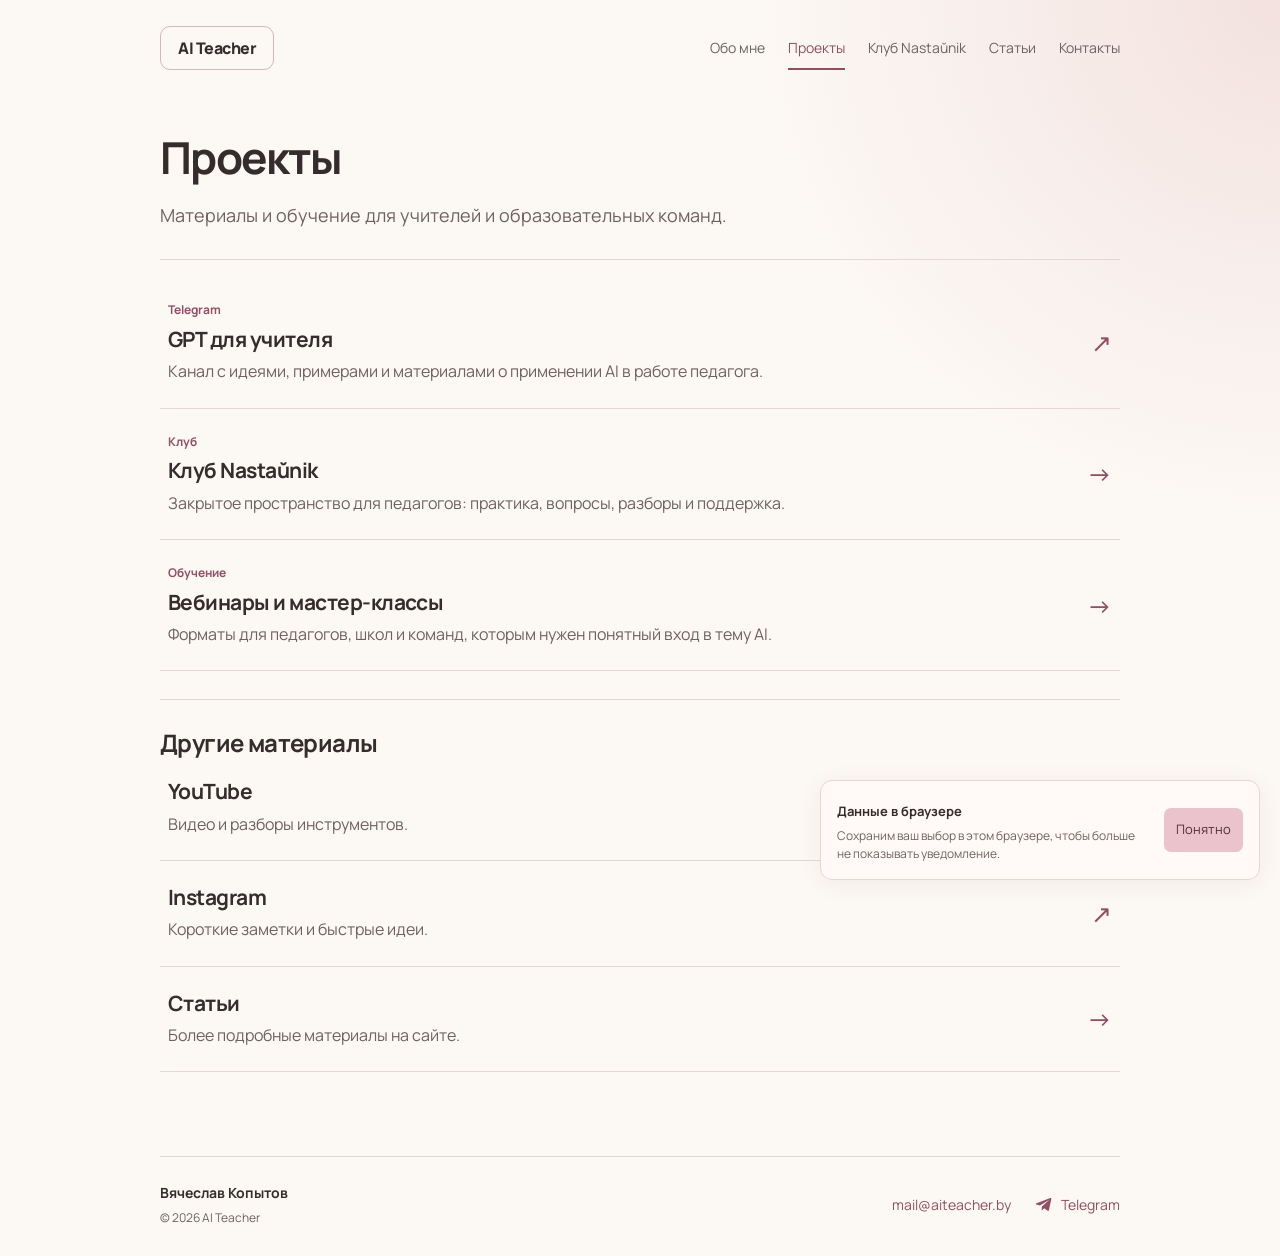
<file: projects.html>
<!doctype html>
<html lang="ru">
<head>
  <meta charset="utf-8">
  <meta name="viewport" content="width=device-width, initial-scale=1">
  <meta name="theme-color" content="#eac3cd">
  <link rel="icon" href="/assets/img/favicon.ico" sizes="any">
  <link rel="icon" type="image/png" sizes="48x48" href="/assets/img/favicon-48.png">
  <link rel="apple-touch-icon" sizes="180x180" href="/assets/img/apple-touch-icon.png">
  <link rel="manifest" href="/site.webmanifest">
  <title>Проекты | AI для учителей и клуб</title>
  <meta name="description" content="Проекты Вячеслава Копытова: Telegram-канал GPT для учителя, Клуб Nastaŭnik, вебинары и материалы про AI в образовании.">
  <link rel="canonical" href="https://aiteacher.by/projects.html">
  <meta property="og:type" content="website">
  <meta property="og:title" content="Проекты | Вячеслав Копытов">
  <meta property="og:description" content="Канал, клуб, вебинары и материалы про AI в образовании.">
  <meta property="og:url" content="https://aiteacher.by/projects.html">
  <meta property="og:image" content="https://aiteacher.by/assets/img/profile.jpg">
  <meta name="twitter:card" content="summary_large_image">
  <meta name="twitter:image" content="https://aiteacher.by/assets/img/profile.jpg">
  <link rel="preconnect" href="https://fonts.googleapis.com">
  <link rel="preconnect" href="https://fonts.gstatic.com" crossorigin>
  <link href="https://fonts.googleapis.com/css2?family=Manrope:wght@400;500;700;800&display=swap" rel="stylesheet">
  <link rel="stylesheet" href="assets/css/styles.css?v=13">
  <script type="application/ld+json">{"@context":"https://schema.org","@type":"CollectionPage","name":"Проекты Вячеслава Копытова","url":"https://aiteacher.by/projects.html","description":"Проекты Вячеслава Копытова про AI в образовании, обучение педагогов и практическое внедрение искусственного интеллекта в школе.","isPartOf":{"@id":"https://aiteacher.by/#website"},"about":{"@id":"https://aiteacher.by/#person"}}</script>
</head>
<body>
<main class="simple-page">
  <div class="minimal-top">
    <a class="minimal-name" href="index.html">AI Teacher</a>
    <nav class="minimal-menu" aria-label="Основное меню">
      <a href="about.html">Обо мне</a>
      <a href="projects.html" aria-current="page">Проекты</a>
      <a href="club.html">Клуб Nastaŭnik</a>
      <a href="articles.html">Статьи</a>
      <a href="contacts.html">Контакты</a>
    </nav>
  </div>

  <section class="simple-hero simple-hero-text reveal">
    <div>
      <h1>Проекты</h1>
      <p class="simple-lead">Материалы и обучение для учителей и образовательных команд.</p>
    </div>
  </section>

  <section class="simple-section reveal">
    <div class="resource-list">
      <a class="resource-row" href="https://t.me/gpt_for_teacher">
        <div class="resource-copy">
          <span class="row-label">Telegram</span>
          <h2>GPT для учителя</h2>
          <p>Канал с идеями, примерами и материалами о применении AI в работе педагога.</p>
        </div>
        <span class="link-arrow" aria-hidden="true">↗</span>
      </a>
      <a class="resource-row" id="club" href="club.html">
        <div class="resource-copy">
          <span class="row-label">Клуб</span>
          <h2>Клуб Nastaŭnik</h2>
          <p>Закрытое пространство для педагогов: практика, вопросы, разборы и поддержка.</p>
        </div>
        <span class="link-arrow" aria-hidden="true">→</span>
      </a>
      <a class="resource-row" href="contacts.html">
        <div class="resource-copy">
          <span class="row-label">Обучение</span>
          <h2>Вебинары и мастер-классы</h2>
          <p>Форматы для педагогов, школ и команд, которым нужен понятный вход в тему AI.</p>
        </div>
        <span class="link-arrow" aria-hidden="true">→</span>
      </a>
    </div>
  </section>

  <section class="simple-section reveal">
    <div class="simple-section-head">
      <div>
        <h2>Другие материалы</h2>
      </div>
    </div>
    <div class="resource-list">
      <a class="resource-row" href="https://www.youtube.com/@gpt_for_teacher">
        <div class="resource-copy">
          <h2>YouTube</h2>
          <p>Видео и разборы инструментов.</p>
        </div>
        <span class="link-arrow" aria-hidden="true">↗</span>
      </a>
      <a class="resource-row" href="https://instagram.com/gpt_for_teacher">
        <div class="resource-copy">
          <h2>Instagram</h2>
          <p>Короткие заметки и быстрые идеи.</p>
        </div>
        <span class="link-arrow" aria-hidden="true">↗</span>
      </a>
      <a class="resource-row" href="articles.html">
        <div class="resource-copy">
          <h2>Статьи</h2>
          <p>Более подробные материалы на сайте.</p>
        </div>
        <span class="link-arrow" aria-hidden="true">→</span>
      </a>
    </div>
  </section>
</main>
<footer class="site-footer">
  <div class="footer-author">
    <a href="about.html">Вячеслав Копытов</a>
    <small>&copy; 2026 AI Teacher</small>
  </div>
  <address class="footer-contacts">
    <a href="mailto:mail@aiteacher.by">mail@aiteacher.by</a>
    <a class="footer-telegram" href="https://t.me/kopytov_v_a" aria-label="Написать Вячеславу Копытову в Telegram">
      <svg viewBox="0 0 24 24" aria-hidden="true"><path d="M21.7 4.3 18.5 19c-.2 1-.8 1.2-1.6.8l-4.8-3.5-2.3 2.2c-.3.3-.5.5-.9.5l.3-4.9 8.9-8c.4-.3-.1-.5-.6-.2L6.6 12.8 1.9 11.3c-1-.3-1-1 .2-1.5L20.4 2.7c.9-.3 1.6.2 1.3 1.6Z"/></svg>
      <span>Telegram</span>
    </a>
  </address>
</footer>
<script src="assets/js/app.js?v=10"></script>
</body>
</html>
</file>
<file: assets/css/styles.css>
:root {
  --ink: #352d2d;
  --muted: #6e6261;
  --accent: #914f65;
  --accent-soft: #f6e8e7;
  --accent-fill: #eac3cd;
  --accent-fill-hover: #e0b1be;
  --accent-ink: #562f3d;
  --line: #e5d8d3;
  --paper: #fcf8f4;
  --font: "Manrope", "Segoe UI", sans-serif;
}
* { box-sizing: border-box; }
html { scroll-behavior: smooth; }
body {
  margin: 0;
  min-height: 100vh;
  min-height: 100svh;
  display: flex;
  flex-direction: column;
  color: var(--ink);
  font: 16px/1.65 var(--font);
  background: radial-gradient(ellipse at 100% 0, #f3e2df 0, transparent 520px), var(--paper);
}
a { color: var(--accent); text-decoration: none; }
a:hover { color: var(--ink); }
a:focus-visible, button:focus-visible {
  outline: 2px solid var(--accent);
  outline-offset: 5px;
}
button { font: inherit; cursor: pointer; }
img { display: block; max-width: 100%; }
h1, h2, h3, p { margin: 0; }
h1, h2, h3 { font-weight: 700; line-height: 1.25; }
h1 { font-size: clamp(32px, 4vw, 44px); letter-spacing: -.035em; }
h2 { font-size: 24px; letter-spacing: -.025em; }
h3 { font-size: 19px; letter-spacing: -.015em; }
p { color: var(--muted); }
.minimal-page, .simple-page {
  flex: 1;
  width: min(960px, calc(100% - 64px));
  margin: 0 auto;
  padding: 26px 0 56px;
}
.minimal-top {
  display: flex;
  align-items: center;
  justify-content: space-between;
  gap: 24px;
  margin-bottom: 60px;
}
.minimal-name {
  display: inline-flex;
  flex-shrink: 0;
  align-items: center;
  justify-content: center;
  min-height: 44px;
  padding: 8px 17px;
  border: 1px solid #d4b9bc;
  border-radius: 10px;
  color: var(--ink);
  font-weight: 800;
  letter-spacing: -.03em;
}
.minimal-name[aria-current="page"] {
  background: var(--accent-fill);
  border-color: var(--accent);
  color: var(--accent-ink);
}
.minimal-menu { display: flex; flex-wrap: wrap; gap: 6px 23px; }
.minimal-menu a {
  display: inline-flex;
  align-items: center;
  min-height: 44px;
  border-bottom: 2px solid transparent;
  color: var(--muted);
  font-size: 14px;
}
.minimal-menu a:hover,
.minimal-menu a[aria-current] { color: var(--accent); border-bottom-color: var(--accent); }
.minimal-card, .simple-hero {
  display: grid;
  grid-template-columns: minmax(0, 1fr) 180px;
  align-items: center;
  gap: 48px;
  padding-bottom: 36px;
}
.minimal-card h1 { font-size: clamp(34px, 4.6vw, 48px); }
.lead, .simple-lead, .page-lead { margin-top: 16px; font-size: 18px; line-height: 1.65; max-width: 660px; }
.lead { color: var(--ink); }
.intro-description { max-width: 470px; margin-top: 8px; }
.hero-eyebrow { font-size: 13px; color: var(--accent); margin-bottom: 10px; }
.simple-hero-text { display: block; border-bottom: 1px solid var(--line); padding-bottom: 28px; }
.simple-hero-text > div { max-width: 720px; }
.minimal-portrait, .simple-photo { border-radius: 14px; overflow: hidden; background: #e9dcd5; }
.minimal-portrait img, .simple-photo img { width: 100%; height: 210px; object-fit: cover; object-position: center 30%; }
.minimal-buttons { display: grid; border-top: 1px solid var(--line); }
.minimal-button, .resource-row {
  display: flex;
  align-items: center;
  justify-content: space-between;
  gap: 24px;
  border-bottom: 1px solid var(--line);
  padding: 23px 8px;
  color: var(--ink);
  transition: background .18s ease;
}
.minimal-button:hover, .resource-row:hover { background: var(--accent-soft); }
.link-copy { display: block; }
.link-copy strong { display: block; font-size: 20px; font-weight: 700; letter-spacing: -.02em; }
.link-copy small { display: block; color: var(--muted); font-size: 15px; margin-top: 5px; }
.link-arrow { flex: 0 0 auto; color: var(--accent); font-size: 25px; font-weight: 500; }
.minimal-social-icons { display: flex; gap: 8px; margin-top: 24px; }
.social-icon-link { display: inline-flex; width: 44px; height: 44px; align-items: center; justify-content: center; border-radius: 50%; color: var(--muted); }
.social-icon-link:hover { background: var(--accent-soft); color: var(--accent); }
.social-icon-link svg, .simple-social-card svg { width: 22px; height: 22px; fill: currentColor; flex-shrink: 0; }
.simple-section { padding: 28px 0; }
.simple-section + .simple-section { border-top: 1px solid var(--line); }
.simple-section-head { margin-bottom: 8px; }
.resource-list { display: grid; }
.resource-row:first-child { padding-top: 12px; }
.resource-copy { max-width: 700px; }
.resource-copy h2 { font-size: 21px; }
.resource-copy p { margin-top: 6px; }
.row-label { display: block; font-size: 12px; color: var(--accent); font-weight: 700; margin-bottom: 6px; }
.simple-grid { display: grid; }
.simple-card {
  display: grid;
  grid-template-columns: minmax(180px, .7fr) minmax(0, 1.3fr);
  gap: 8px 32px;
  align-items: baseline;
  padding: 22px 0;
  border-bottom: 1px solid var(--line);
}
.simple-card:last-child { border-bottom: 0; }
.simple-card .simple-actions { grid-column: 2; margin-top: 4px; }
.timeline .simple-card { grid-template-columns: 105px minmax(0, 1fr); gap: 4px 24px; }
.timeline .row-label { grid-column: 1; grid-row: 1 / span 2; font-size: 14px; }
.timeline h3, .timeline p { grid-column: 2; }
.simple-actions { display: flex; flex-wrap: wrap; gap: 12px; margin-top: 20px; }
.simple-button {
  display: inline-flex;
  align-items: center;
  justify-content: center;
  min-height: 44px;
  padding: 8px 16px;
  border: 1px solid var(--line);
  border-radius: 8px;
  color: var(--ink);
  font-size: 14px;
  font-weight: 700;
}
.simple-button:hover { border-color: var(--accent); background: var(--accent-soft); }
.simple-button.primary { color: var(--accent-ink); background: var(--accent-fill); border-color: var(--accent-fill); }
.simple-button.primary:hover { background: var(--accent-fill-hover); border-color: var(--accent-fill-hover); }
.simple-contact-row { display: grid; grid-template-columns: repeat(2, minmax(0, 1fr)); gap: 0 32px; }
.simple-social-card { display: flex; align-items: center; gap: 15px; padding: 20px 0; border-bottom: 1px solid var(--line); color: var(--ink); }
.simple-social-card span { color: var(--muted); font-size: 13px; overflow-wrap: anywhere; }
.breadcrumbs { font-size: 13px; color: var(--muted); margin-bottom: 18px; }
.article-meta { color: var(--muted); font-size: 13px; margin-bottom: 12px; }
.article-hero { padding-top: 0; }
.article-hero, .article-layout { max-width: 740px; margin-inline: auto; }
.page-title { font-size: clamp(28px, 3.7vw, 40px); }
.article p + p { margin-top: 16px; }
.article h2 { margin: 32px 0 12px; }
.article a, .mini-card a { text-decoration: underline; text-underline-offset: 3px; }
.article ul, .article ol { padding-left: 22px; color: var(--muted); }
.stack { margin-top: 32px; padding-top: 24px; border-top: 1px solid var(--line); }
.mini-card h3 { margin-bottom: 10px; }
.site-footer {
  width: min(960px, calc(100% - 64px));
  margin: 0 auto;
  padding: 24px 0 28px;
  display: flex;
  align-items: center;
  justify-content: space-between;
  gap: 16px 32px;
  border-top: 1px solid var(--line);
  font-size: 14px;
}
.footer-author { display: grid; gap: 4px; }
.footer-author > a { color: var(--ink); font-weight: 700; }
.footer-author small { color: var(--muted); font-size: 12px; }
.footer-contacts { display: flex; align-items: center; flex-wrap: wrap; gap: 8px 24px; font-style: normal; }
.footer-contacts a { display: inline-flex; align-items: center; min-height: 44px; gap: 8px; }
.footer-telegram svg { width: 18px; height: 18px; fill: currentColor; }
.site-footer a:hover { text-decoration: underline; text-underline-offset: 4px; }
.cookie-notice {
  position: fixed;
  z-index: 10;
  right: 20px;
  bottom: 20px;
  display: flex;
  align-items: center;
  gap: 16px;
  width: min(440px, calc(100% - 40px));
  padding: 16px;
  border: 1px solid var(--line);
  border-radius: 12px;
  background: #fffaf7;
  box-shadow: 0 4px 24px #562f3d10;
}
.cookie-notice strong { font-size: 13px; }
.cookie-notice p { font-size: 12px; line-height: 1.5; margin-top: 4px; }
.cookie-notice-btn { flex-shrink: 0; min-height: 44px; border: 0; border-radius: 7px; padding: 8px 12px; background: var(--accent-fill); color: var(--accent-ink); font-size: 13px; }
.cookie-notice-btn:hover { background: var(--accent-fill-hover); }
.cookie-notice-hidden { display: none; }
@media (prefers-reduced-motion: no-preference) {
  .minimal-card, .simple-hero, .article-hero { animation: enter .35s ease-out both; }
  @keyframes enter { from { opacity: 0; transform: translateY(6px); } to { opacity: 1; transform: none; } }
}
@media (max-width: 760px) {
  .site-footer { width: calc(100% - 40px); }
  .minimal-page, .simple-page { width: calc(100% - 40px); padding-top: 20px; }
  .minimal-top { align-items: flex-start; flex-direction: column; gap: 12px; margin-bottom: 34px; }
  .minimal-menu { gap: 0 20px; }
  .minimal-card, .simple-hero { gap: 24px; grid-template-columns: minmax(0, 1fr) 120px; }
  .minimal-portrait img, .simple-photo img { height: 150px; }
  .lead, .simple-lead, .page-lead { font-size: 16px; }
  .minimal-card h1 { font-size: 34px; }
  .simple-card { gap: 8px 20px; }
}
@media (max-width: 520px) {
  .site-footer { align-items: flex-start; flex-direction: column; gap: 12px; padding-top: 20px; }
  .minimal-card, .simple-hero { grid-template-columns: minmax(0, 1fr); gap: 20px; }
  .minimal-portrait, .simple-photo { grid-row: 1; width: 88px; border-radius: 12px; }
  .minimal-portrait img, .simple-photo img { height: 100px; }
  .minimal-card { padding-bottom: 26px; }
  .minimal-card h1 { font-size: 32px; }
  .minimal-button, .resource-row { gap: 15px; padding: 19px 0; }
  .link-copy strong, .resource-copy h2 { font-size: 18px; }
  .link-copy small { font-size: 14px; }
  .simple-card { display: block; padding: 18px 0; }
  .simple-card p { margin-top: 6px; }
  .simple-card .simple-actions { margin-top: 12px; }
  .timeline .row-label { margin-bottom: 8px; }
  .simple-contact-row { grid-template-columns: minmax(0, 1fr); }
  .cookie-notice { right: 12px; bottom: 12px; width: calc(100% - 24px); padding: 12px; }
}
@media (prefers-reduced-motion: reduce) { html { scroll-behavior: auto; } }
</file>
<file: assets/css/home-portrait.css>
.home-intro {
  position: relative;
  isolation: isolate;
  display: flex;
  align-items: center;
  min-height: 360px;
  margin-bottom: 28px;
  overflow: hidden;
  border-radius: 16px;
  background: #050707;
  color: #fcf8f4;
}
.home-intro-photo {
  position: absolute;
  z-index: -1;
  inset: 0 0 0 auto;
  width: 56%;
  height: 100%;
  object-fit: cover;
  object-position: center 12%;
  -webkit-mask-image: linear-gradient(to right, transparent, #000 32%);
  mask-image: linear-gradient(to right, transparent, #000 32%);
}
.home-intro-copy {
  width: 54%;
  padding: 38px;
}
.home-intro h1 {
  max-width: 12ch;
  font-size: clamp(34px, 4.3vw, 46px);
  line-height: 1.15;
}
.home-intro .lead { color: #f8eeea; }
.home-intro .hero-eyebrow { color: #eac3cd; }
.home-intro .simple-button:not(.primary) { color: #f8eeea; border-color: #a88990; }
.home-intro .simple-button:not(.primary):hover { background: #33272b; border-color: #eac3cd; }
.home-intro .intro-description { color: #d4c1be; margin-top: 14px; }
@media (min-width: 641px) and (max-width: 800px) {
  .home-intro { min-height: 330px; }
  .home-intro-copy { width: 58%; padding: 28px; }
  .home-intro h1 { font-size: 34px; }
  .home-intro .intro-description { font-size: 14px; }
}
@media (max-width: 640px) {
  .home-intro { min-height: 0; border-radius: 12px; margin-bottom: 18px; }
  .home-intro-photo {
    inset: 0 0 auto;
    width: 100%;
    height: 280px;
    object-position: center top;
    -webkit-mask-image: linear-gradient(to bottom, #000 54%, transparent 100%);
    mask-image: linear-gradient(to bottom, #000 54%, transparent 100%);
  }
  .home-intro-copy { width: 100%; padding: 246px 24px 26px; }
  .home-intro h1 { max-width: none; font-size: 30px; }
  .home-intro .lead { margin-top: 12px; }
  .home-intro .intro-description { margin-top: 10px; font-size: 14px; }
}
</file>
<file: assets/css/about-portrait.css>
.about-intro .home-intro-photo {
  object-position: center 43%;
}
@media (max-width: 640px) {
  .about-intro .home-intro-photo {
    width: min(100%, 420px);
    left: 50%;
    right: auto;
    transform: translateX(-50%);
    object-position: center 38%;
  }
}
</file>
